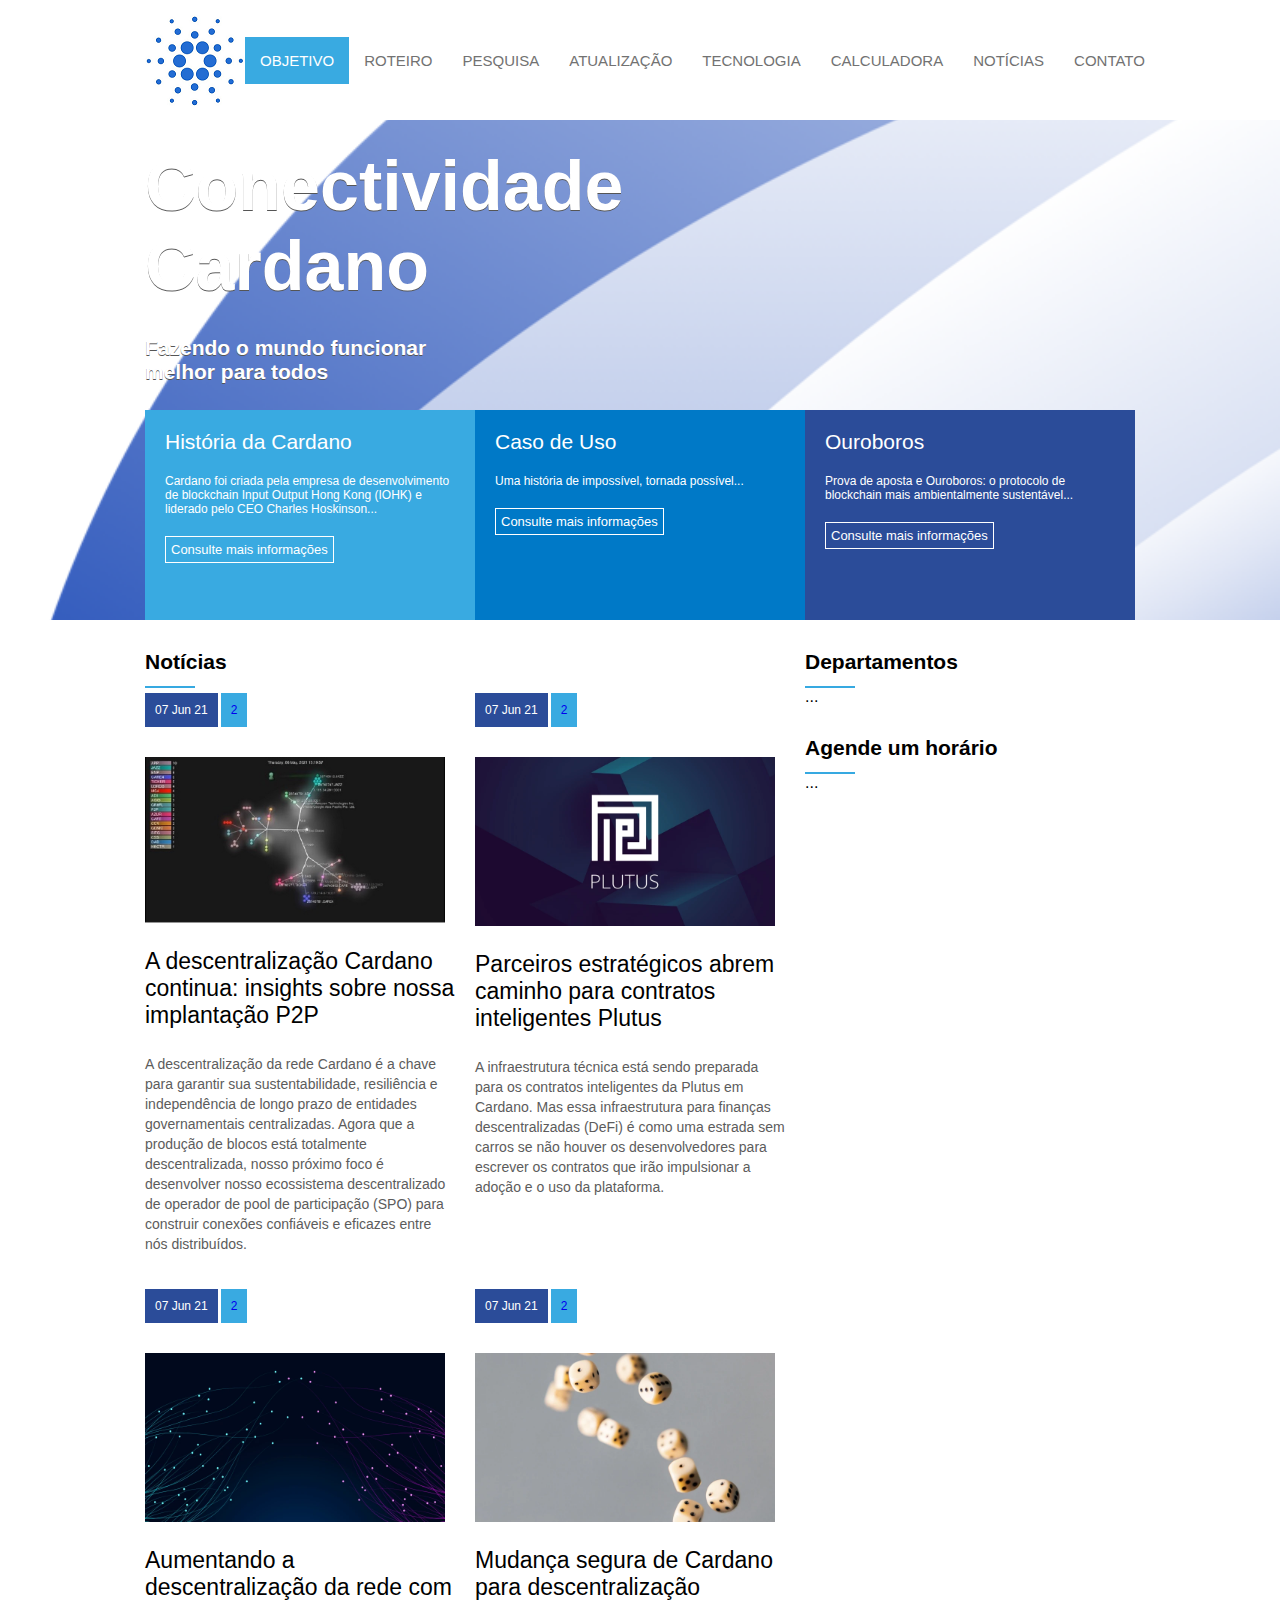
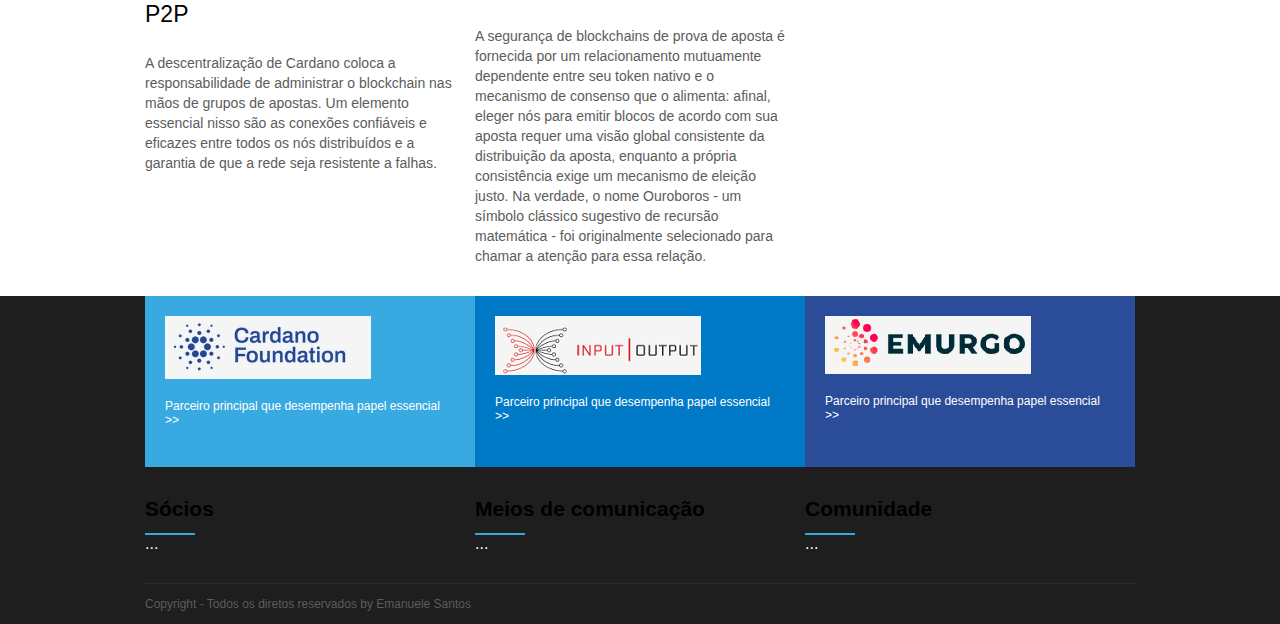
<file: Site/index.html>
<html>
    <head>
        <meta charset="UTF-8"/>
        <meta name="viewport" content="width=device-width,user-scalabre=0" />

        <link rel="stylesheet" type="text/css" href="assets/css/template.css" />
        <title>Conectividade</title>

    </head>
        <body>
       <header>
<div class="container">
    <div class="logo">
        <a href=""><img src="assets/images/logo.jpg"></a>
    </div>
    <div class="menu">
        <nav>
            <div class="menuMobile">
                <div class="mm_line"></div>
                <div class="mm_line"></div>
                <div class="mm_line"></div>
            </div>
            <ul>
                <li class="active a"><a href="">Objetivo</a></li>
                <li><a href="">Roteiro</a></li>
                <li><a href="">Pesquisa</a></li>
                <li><a href="">Atualização</a></li>
                <li><a href="">Tecnologia</a></li>
                <li><a href="">Calculadora</a></li>
                <li><a href="">Notícias</a></li>
                <li><a href="">Contato</a></li>
            </ul>
        </nav>
    </div>
</div>
</header>    

<section id="banner">
    <div class="container column">
        <div class="banner_headline">
            <h1>Conectividade Cardano</h1>
            <h2>Fazendo o mundo funcionar melhor para todos</h2>
        </div>
        <div class="banner_options">
           <div class="banner1">
                <div class="banner_title">História da Cardano</div>
                <div class="banner_desc">Cardano foi criada pela empresa de desenvolvimento de blockchain Input Output Hong Kong (IOHK) e liderado pelo CEO Charles Hoskinson...</div>
                <a href="">Consulte mais informações</a>
           </div> 
           <div class="banner2">
            <div class="banner_title">Caso de Uso</div>   
            <div class="banner_desc">Uma história de impossível, tornada possível...</div>
            <a href="">Consulte mais informações</a>
        </div> 
        <div class="banner3">
            <div class="banner_title">Ouroboros</div>
            <div class="banner_desc">Prova de aposta e Ouroboros: o protocolo de blockchain mais ambientalmente sustentável...</div>
            <a href="">Consulte mais informações</a>
        </div> 
        </div>
    </div>
</section>


<section id="geral">
    <div class="container">
        <section>
            <div class="widget">
                <div class="widget_title">
                    <div class="widget_title_text">Notícias</div>
                    <div class="widget_title_bar"></div>
                </div>
                <div class="widget_body flex">
                <article>
                    <a href="https://iohk.io/en/blog/posts/2021/05/11/cardano-decentralization-continues/">
                        <div class="news_data">
                        <div class="news_posted_at">07 Jun 21</div>
                        <div class="news_comments">2</div>
                    </div>
                    <div class="news_thumbnail">
                        <img src="assets/images/noticia1.jpg"/>
                    </div>
                    <div class="news_title">
                        A descentralização Cardano continua: insights sobre nossa implantação P2P
                    </div>
                    <div class="news_resume">
                        A descentralização da rede Cardano é a chave para garantir sua sustentabilidade, resiliência e independência de longo prazo de entidades governamentais centralizadas.
                        Agora que a produção de blocos está totalmente descentralizada, nosso próximo foco é desenvolver nosso ecossistema descentralizado de operador de pool de participação (SPO) para construir conexões confiáveis ​​e eficazes entre nós distribuídos.
                    </div>
                </a>
                   </article>
                   <article>
                    <a href="https://iohk.io/en/blog/posts/2021/05/12/developers-add-muscle-to-plutus-smart-contracts-on-cardano-for-defi/">
                        <div class="news_data">
                        <div class="news_posted_at">07 Jun 21</div>
                        <div class="news_comments">2</div>
                    </div>
                    <div class="news_thumbnail">
                        <img src="assets/images/noticia2.jpg"/>
                    </div>
                    <div class="news_title">
                        Parceiros estratégicos abrem caminho para contratos inteligentes Plutus
                    </div>
                    <div class="news_resume">
                        A infraestrutura técnica está sendo preparada para os contratos inteligentes da Plutus em Cardano. Mas essa infraestrutura para finanças descentralizadas (DeFi) 
                        é como uma estrada sem carros se não houver os desenvolvedores para escrever os contratos que irão impulsionar a adoção e o uso da plataforma.
                    </div>
                </a>
                   </article>
                   <article>
                    <a href="https://iohk.io/en/blog/posts/2021/04/06/boosting-network-decentralization-with-p2p/">
                        <div class="news_data">
                        <div class="news_posted_at">07 Jun 21</div>
                        <div class="news_comments">2</div>
                    </div>
                    <div class="news_thumbnail">
                        <img src="assets/images/noticia3.jpg"/>
                    </div>
                    <div class="news_title">
                        Aumentando a descentralização da rede com P2P
                    </div>
                    <div class="news_resume">
                        A descentralização de Cardano coloca a responsabilidade de administrar o blockchain nas mãos de grupos de apostas. 
                        Um elemento essencial nisso são as conexões confiáveis ​​e eficazes entre todos os nós distribuídos e a garantia de que a rede seja resistente a falhas.
                    </div>
                </a>
                   </article>
                   <article>
                    <a href="https://iohk.io/en/blog/posts/2021/03/29/the-secure-transition-to-decentralization/">
                        <div class="news_data">
                        <div class="news_posted_at">07 Jun 21</div>
                        <div class="news_comments">2</div>
                    </div>
                    <div class="news_thumbnail">
                        <img src="assets/images/noticia4.jpg"/>
                    </div>
                    <div class="news_title">
                         Mudança segura de Cardano para descentralização
                    </div>
                    <div class="news_resume">
                        A segurança de blockchains de prova de aposta é fornecida por um relacionamento mutuamente dependente entre seu token nativo e o mecanismo de consenso que o alimenta: afinal, eleger nós para emitir blocos de acordo com sua aposta requer uma visão global consistente da distribuição da aposta, enquanto a própria consistência exige um mecanismo de eleição justo. 
                        Na verdade, o nome Ouroboros - um símbolo clássico sugestivo de recursão matemática - foi originalmente selecionado para chamar a atenção para essa relação.
                    </div>
                </a>
                   </article>
                </div>
            </div>
        </section>
        <aside>
            <div class="widget">
                <div class="widget_title">
                    <div class="widget_title_text">Departamentos</div>
                    <div class="widget_title_bar"></div>
                </div>
                <div class="widget_body">
                    ...
                </div>
            </div>
            <div class="widget">
                <div class="widget_title">
                    <div class="widget_title_text">Agende um horário</div>
                    <div class="widget_title_bar"></div>
                </div>
                <div class="widget_body">
                    ...
                </div>
            </div>

        </aside>
    </div>
</section>
<footer>
    <div class="container flexcolumn">
        <div class="footer_menu">
            <div class="fm1">
                <a href="https://cardano.org/">
                    <div class="img_fundation">
                        <img src="assets/images/Fondation.jpg"/>
                        <div class="footer_links_parceiros">
                            Parceiro principal que desempenha papel essencial >>
                             </div>                        
                    </div>
                  </a>
             </div>
             <div class="fm2">
                <a href="https://cardano.org/partners/?tab=iohk#partners-section">
                    <div class="img_input">
                        <img src="assets/images/input.jpg"/>
                        <div class="footer_links_parceiros">
                            Parceiro principal que desempenha papel essencial >>
                             </div>                        
                    </div>
                   </a>
            </div>
            <div class="fm3">
                <a href="https://cardano.org/partners/?tab=emurgo#partners-section">
                    <div class="img_emurgo">
                        <img src="assets/images/emurgo.jpg"/>
                        <div class="footer_links_parceiros">
                            Parceiro principal que desempenha papel essencial >>
                             </div>                        
                    </div>
                   </a>
            </div>
        </div>
        <div class="footer_area">
            <div class="footer_areaitem">
                <div class="widget">
                    <div class="widget_title">
                        <div class="widget_title_text">Sócios</div>
                        <div class="widget_title_bar"></div>
                    </div>
                    <div class="widget_body">
                        ...
                    </div>
            </div>
            </div>
            <div class="footer_areaitem">
                <div class="widget">
                    <div class="widget_title">
                        <div class="widget_title_text">Meios de comunicação</div>
                        <div class="widget_title_bar"></div>
                    </div>
                    <div class="widget_body">
                        ...
                    </div>
            </div>
            </div>
            <div class="footer_areaitem">
                <div class="widget">
                    <div class="widget_title">
                        <div class="widget_title_text">Comunidade</div>
                        <div class="widget_title_bar"></div>
                    </div>
                    <div class="widget_body">
                        ...
                    </div>
            </div>
        </div>
    </div>
    <div class="footer_copy">
        Copyright - Todos os diretos reservados by Emanuele Santos
    </div>
</footer>











        </body> 
               
  </html>
</file>
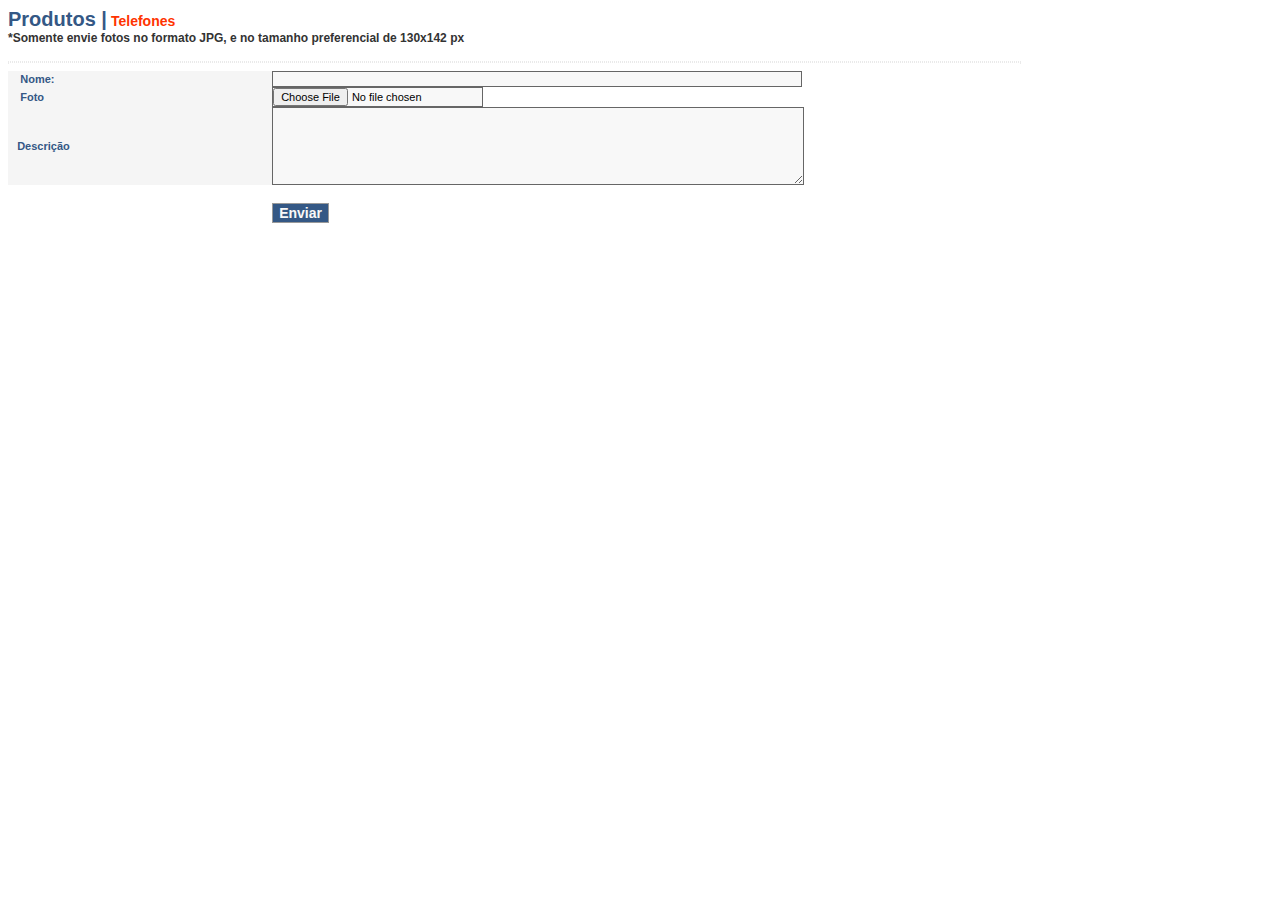
<file: PHP/IncluirFoto/index.html>
<html>

<head>
  <!-- Emanuele Santos | emanuelesanntoss@gmail.com -->
  <title>Envia Produto</title>
  <meta http-equiv="Content-Type" content="text/html; charset=iso-8859-1">
  <style type="text/css">
    <!--
    .style5 {
      font-family: Verdana, Arial, Helvetica, sans-serif;
      font-weight: bold;
      color: #345885;
      font-size: 11px;
    }
    -->
  </style>
  <link href="css.css" rel="stylesheet" type="text/css">
  <style type="text/css">
    <!--
    .style6 {
      font-family: Verdana, Arial, Helvetica, sans-serif;
      font-weight: bold;
      font-size: 20px;
      color: #345885;
    }

    .style7 {
      font-size: 14px;
      font-family: Verdana, Arial, Helvetica, sans-serif;
      font-weight: bold;
      color: #FF3300;
    }

    .style8 {
      color: #333333;
      font-size: 12px;
    }
    -->
  </style>
</head>

<body>
  <p><span class="style6">Produtos |</span> <span class="style7">Telefones <br>
      <span class="style8">*Somente envie fotos no formato JPG, e no tamanho preferencial de 130x142 px</span> </span>
  </p>
  <hr align="left" width="80%" class="regua">
  <form method="POST" action="../postar.php" enctype="multipart/form-data">
    <div align="left">
      <table width="95%" border="0" cellspacing="0" cellpadding="0">
        <tr>
          <td width="22%" bgcolor="#F5F5F5"><span class="style5">&nbsp;&nbsp;&nbsp; Nome:</span></td>
          <td width="78%"><input name="nome" type="text" class="formula" size="80"></td>
        </tr>
        <tr>
          <td bgcolor="#F5F5F5"><span class="style5">&nbsp;&nbsp; &nbsp;Foto</span></td>
          <td><input name="form_imagem" type="file" class="formula" id="form_imagem2" size="45"></td>
        </tr>
        <tr>
          <td bgcolor="#F5F5F5"><span class="style5">&nbsp;&nbsp;&nbsp;Descri&ccedil;&atilde;o</span></td>
          <td><textarea name=msg cols="80" rows="6" class=formula id="textarea2" tabindex=3></textarea></td>
        </tr>
        <tr>
          <td>&nbsp;</td>
          <td><input name="acao" type="hidden" id="acao2" value="enviar">
            <input name="form_url" type="hidden" id="form_url2" value="<? echo $url; ?>">
            <br>
            <input name="Submit" type="submit" class="bt" value="Enviar">
          </td>
        </tr>

      </table>
    </div>
  </form>
</body>

</html>
</file>
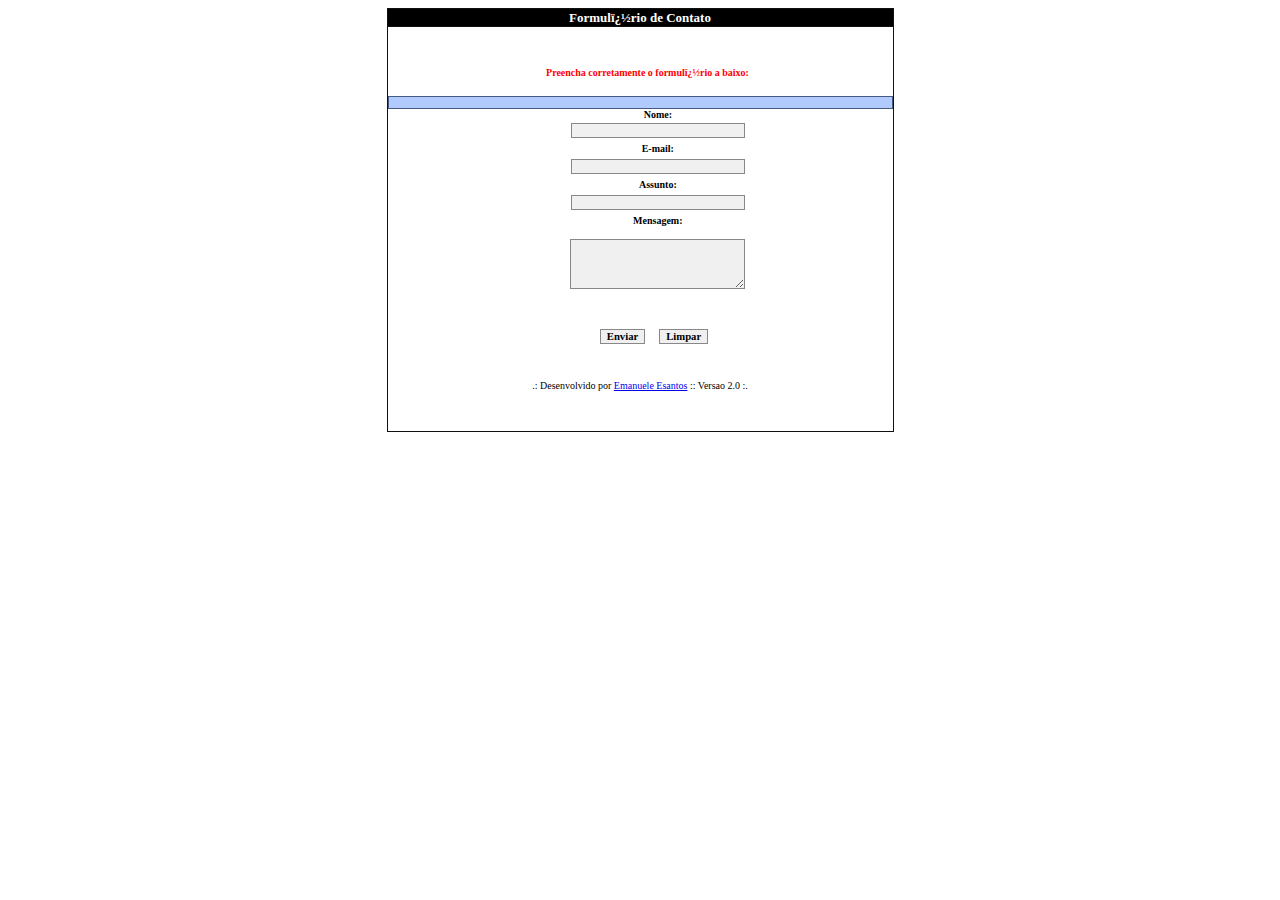
<file: PHP/SimplesCadastro/index.htm>
<HTML>

<HEAD>
  <TITLE>.: Formulario de Contato :.</TITLE>
  <META http-equiv=Content-Type content="text/html; charset=iso-8859-1">
  <STYLE>
    .cellbox {
      BORDER-RIGHT: #888888 1px solid;
      PADDING-RIGHT: 5px;
      BORDER-TOP: #888888 1px solid;
      PADDING-LEFT: 5px;
      PADDING-BOTTOM: 5px;
      BORDER-LEFT: #888888 1px solid;
      PADDING-TOP: 5px;
      BORDER-BOTTOM: #888888 1px solid
    }

    .box-header {
      PADDING-RIGHT: 5px;
      PADDING-LEFT: 5px;
      PADDING-BOTTOM: 5px;
      PADDING-TOP: 5px
    }

    .frm {
      BORDER-RIGHT: #888888 1px solid;
      BORDER-TOP: #888888 1px solid;
      FONT-WEIGHT: bold;
      FONT-SIZE: 8pt;
      BORDER-LEFT: #888888 1px solid;
      BORDER-BOTTOM: #888888 1px solid;
      FONT-FAMILY: Verdana;
      BACKGROUND-COLOR: #f0f0f0
    }

    .frm-on {
      BORDER-RIGHT: rgb(70, 90, 128) 1px solid;
      BORDER-TOP: rgb(70, 90, 128) 1px solid;
      FONT-WEIGHT: bold;
      FONT-SIZE: 8pt;
      BORDER-LEFT: rgb(70, 90, 128) 1px solid;
      COLOR: rgb(70, 90, 128);
      BORDER-BOTTOM: rgb(70, 90, 128) 1px solid;
      FONT-FAMILY: Verdana;
      BACKGROUND-COLOR: rgb(177, 203, 255)
    }

    .text-header {
      FONT-WEIGHT: bold;
      FONT-SIZE: 8pt;
      FONT-FAMILY: Verdana
    }

    .header {
      FONT-WEIGHT: bold;
      FONT-SIZE: 16pt;
      COLOR: rgb(0, 128, 255);
      FONT-FAMILY: Verdana
    }
  </STYLE>

  <SCRIPT language=JavaScript>
< !--
      function SymError() {
        return true;
      }
    window.onerror = SymError;
//-->
  </SCRIPT>

  <SCRIPT>
    function displayText(sText) {
      document.getElementById("displayArea").innerHTML = sText;
    }
  </SCRIPT>

</HEAD>

<BODY>
  <DIV align=center>
    <CENTER>
      <TABLE id=AutoNumber1 style="BORDER-COLLAPSE: collapse" borderColor=#111111 height=424 cellSpacing=0 cellPadding=0
        width=507 border=1>
        <TBODY>
          <TR>
            <TD width=507 bgColor=#000000 height=18>
              <P style="MARGIN-TOP: 0px; MARGIN-BOTTOM: 0px" align=center><b>
                  <font face="Verdana" color="#ffffff" size="2">Formul�rio
                    de Contato</font>
                </b></P>
            </TD>
          </TR>
          <TR>
            <TD align=justify width=507 height=402>
              <P style="MARGIN-TOP: 0px; MARGIN-BOTTOM: 0px" align="center">
                <FONT face=Verdana size=1>&nbsp;&nbsp;&nbsp;&nbsp;&nbsp; <B>
                    <FONT color=#ff0000>Preencha
                      corretamente o formul�rio a baixo:</FONT>
                  </B></FONT>
              </P>
              <P style="MARGIN-TOP: 0px; MARGIN-BOTTOM: 0px">
                <FONT face=Verdana size=1></FONT>&nbsp;
              </P>
              <P style="MARGIN-TOP: 0px; MARGIN-BOTTOM: 0px" align=center>
              <FORM style="MARGIN: 0px; WORD-SPACING: 0px" name=form action=enviar.php method=post>
                <DIV align=center>
                  <CENTER>
                    <TABLE id=AutoNumber1 style="BORDER-COLLAPSE: collapse" borderColor=#111111 height=200 cellSpacing=0
                      cellPadding=0 width=328 border=0>
                      <TBODY>
                        <TR>
                          <TD width=35 height=10>
                          </TD>
                          <TD width=287 height=10 align="center">
                            <P style="MARGIN-TOP: 0px; MARGIN-BOTTOM: 0px">
                              <font face="Verdana" size="1"><b>Nome:</b></font>
                            </P>
                          </TD>
                        </TR>
                        <tr>
                          <TD width=35 height=12>
                          </TD>
                          <TD width=287 height=12 align="center">
                            <SPAN class=box-header>
                              <font face="Verdana" size="1"><b><INPUT class=frm
                                    onblur="this.className='frm'; displayText('&nbsp;');"
                                    onfocus="this.className='frm-on'; displayText('&nbsp;Digite seu Nome');"
                                    maxLength=60 size=25 name=nome></b></font>
                            </SPAN>
                          </TD>
                        </tr>
                        <tr>
                          <TD width=35 height=13>
                          </TD>
                          <TD width=287 height=13 align="center">
                            <SPAN class=box-header>
                              <font face="Verdana" size="1"><b>E-mail:</b></font>
                            </SPAN>
                          </TD>
                        </tr>
                        <TR>
                          <TD width=35 height=13>
                          </TD>
                          <TD width=287 height=13 align="center">
                            <P style="MARGIN-TOP: 0px; MARGIN-BOTTOM: 0px"><SPAN class=box-header>
                                <font face="Verdana" size="1"><b><INPUT class=frm
                                      onblur="this.className='frm'; displayText('&nbsp;');"
                                      onfocus="this.className='frm-on'; displayText('&nbsp;Digite seu e-mail, ex: user@user.com.br');"
                                      maxLength=100 size=25 name=email></b></font>
                              </SPAN></P>
                          </TD>
                        </TR>
                        <tr>
                          <TD width=35 height=12>
                          </TD>
                          <TD width=287 height=12 align="center">
                            <SPAN class=box-header>
                              <font face="Verdana" size="1"><b>Assunto:</b></font>
                            </SPAN>
                          </TD>
                        </tr>
                        <TR>
                          <TD width=35 height=18>
                          </TD>
                          <TD width=287 height=18 align="center">
                            <P style="MARGIN-TOP: 0px; MARGIN-BOTTOM: 0px"><SPAN class=box-header>
                                <font face="Verdana" size="1"><b><INPUT class=frm
                                      onblur="this.className='frm'; displayText('&nbsp;');"
                                      onfocus="this.className='frm-on'; displayText('&nbsp;Digite seu assunto');"
                                      maxLength=60 size=25 name=assunto></b></font>
                              </SPAN></P>
                          </TD>
                        </TR>
                        <tr>
                          <TD width=35 height=7>
                          </TD>
                          <TD width=287 height=7 align="center">
                            <SPAN class=box-header>
                              <font face="Verdana" size="1"><b>Mensagem:</b></font>
                            </SPAN>
                          </TD>
                        </tr>
                        <TR>
                          <TD width=35 height=34>
                          </TD>
                          <TD width=287 height=34 align="center">
                            <P style="MARGIN-TOP: 0px; MARGIN-BOTTOM: 0px">
                              <FONT face=Verdana size=1><br><textarea class=frm
                                  onblur="this.className='frm'; displayText('&nbsp;');"
                                  onfocus="this.className='frm-on'; displayText('&nbsp;Digite sua mensagem');"
                                  name=mensagem rows="4" cols="25"></textarea></FONT>
                            </P>
                          </TD>
                        </TR>
                        <TR>
                          <TD width=35 height=9>
                            <P style="MARGIN-TOP: 0px; MARGIN-BOTTOM: 0px">&nbsp;</P>
                          </TD>
                          <TD width=287 height=9>
                            <P style="MARGIN-TOP: 0px; MARGIN-BOTTOM: 0px">
                              <FONT face=Verdana size=1></FONT>&nbsp;
                            </P>
                          </TD>
                        </TR>
                        <DIV class=frm-on id=displayArea>&nbsp;</DIV>
                        <TR>
                          <TD width=328 colSpan=2 height=73>
                            <P style="MARGIN-TOP: 0px; MARGIN-BOTTOM: 0px" align=center><SPAN
                                class=box-header>&nbsp;&nbsp;&nbsp;&nbsp;&nbsp;&nbsp; <INPUT class=frm
                                  onmouseover="this.className='frm-on';" onmouseout="this.className='frm';" type=submit
                                  value=Enviar></SPAN>
                              <FONT face=Verdana> </FONT><SPAN class=box-header><INPUT class=frm
                                  onmouseover="this.className='frm-on';" onmouseout="this.className='frm';" type=reset
                                  value=Limpar></SPAN>
                            <P style="MARGIN-TOP: 0px; MARGIN-BOTTOM: 0px" align=center><SPAN class=box-header>
                                <FONT style="FONT-SIZE: 3pt" face=Verdana></FONT>
                              </SPAN>&nbsp;
                            <P style="MARGIN-TOP: 0px; MARGIN-BOTTOM: 0px" align=center>
                          </TD>
                        </TR>
                        <tr>
                          <TD width=328 colSpan=2 height=11>
                            <p align="center">
                              <font face="Verdana" size="1">.: Desenvolvido por <a
                                  href="mailto:emanuelesanntoss@gmail.com">Emanuele
                                  Esantos</a> :: Versao 2.0 :.</font>
                          </TD>
                        </tr>
                      </TBODY>
                    </TABLE>
                  </CENTER>
                </DIV>
              </FORM>
            </TD>
          </TR>
        </TBODY>
      </TABLE>
    </CENTER>
  </DIV>
</BODY>

</HTML>
</file>
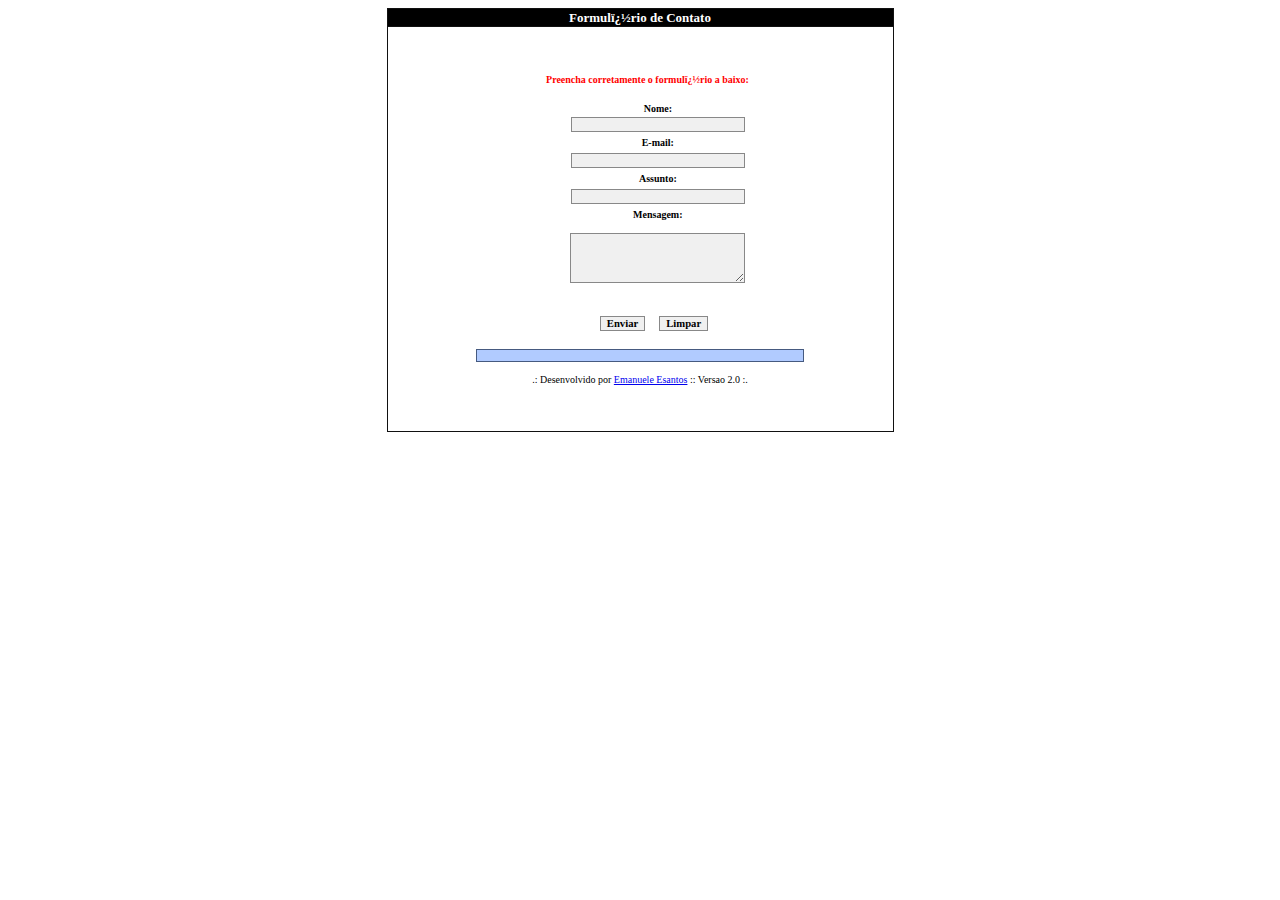
<file: PHP/Sistema-formulario/index.htm>
<HTML>

<HEAD>
  <TITLE>.: Formulario de Contato :.</TITLE>
  <META http-equiv=Content-Type content="text/html; charset=iso-8859-1">
  <STYLE>
    .cellbox {
      BORDER-RIGHT: #888888 1px solid;
      PADDING-RIGHT: 5px;
      BORDER-TOP: #888888 1px solid;
      PADDING-LEFT: 5px;
      PADDING-BOTTOM: 5px;
      BORDER-LEFT: #888888 1px solid;
      PADDING-TOP: 5px;
      BORDER-BOTTOM: #888888 1px solid
    }

    .box-header {
      PADDING-RIGHT: 5px;
      PADDING-LEFT: 5px;
      PADDING-BOTTOM: 5px;
      PADDING-TOP: 5px
    }

    .frm {
      BORDER-RIGHT: #888888 1px solid;
      BORDER-TOP: #888888 1px solid;
      FONT-WEIGHT: bold;
      FONT-SIZE: 8pt;
      BORDER-LEFT: #888888 1px solid;
      BORDER-BOTTOM: #888888 1px solid;
      FONT-FAMILY: Verdana;
      BACKGROUND-COLOR: #f0f0f0
    }

    .frm-on {
      BORDER-RIGHT: rgb(70, 90, 128) 1px solid;
      BORDER-TOP: rgb(70, 90, 128) 1px solid;
      FONT-WEIGHT: bold;
      FONT-SIZE: 8pt;
      BORDER-LEFT: rgb(70, 90, 128) 1px solid;
      COLOR: rgb(70, 90, 128);
      BORDER-BOTTOM: rgb(70, 90, 128) 1px solid;
      FONT-FAMILY: Verdana;
      BACKGROUND-COLOR: rgb(177, 203, 255)
    }

    .text-header {
      FONT-WEIGHT: bold;
      FONT-SIZE: 8pt;
      FONT-FAMILY: Verdana
    }

    .header {
      FONT-WEIGHT: bold;
      FONT-SIZE: 16pt;
      COLOR: rgb(0, 128, 255);
      FONT-FAMILY: Verdana
    }
  </STYLE>

  <SCRIPT language=JavaScript>
< !--
      function SymError() {
        return true;
      }
    window.onerror = SymError;
//-->
  </SCRIPT>

  <SCRIPT>
    function displayText(sText) {
      document.getElementById("displayArea").innerHTML = sText;
    }
  </SCRIPT>

</HEAD>

<BODY>
  <DIV align=center>
    <CENTER>
      <TABLE id=AutoNumber1 style="BORDER-COLLAPSE: collapse" borderColor=#111111 height=424 cellSpacing=0 cellPadding=0
        width=507 border=1>
        <TBODY>
          <TR>
            <TD width=507 bgColor=#000000 height=18>
              <P style="MARGIN-TOP: 0px; MARGIN-BOTTOM: 0px" align=center><b>
                  <font face="Verdana" color="#ffffff" size="2">Formul�rio
                    de Contato</font>
                </b></P>
            </TD>
          </TR>
          <TR>
            <TD align=justify width=507 height=402>
              <P style="MARGIN-TOP: 0px; MARGIN-BOTTOM: 0px" align="center">
                <FONT face=Verdana size=1>&nbsp;&nbsp;&nbsp;&nbsp;&nbsp; <B>
                    <FONT color=#ff0000>Preencha
                      corretamente o formul�rio a baixo:</FONT>
                  </B></FONT>
              </P>
              <P style="MARGIN-TOP: 0px; MARGIN-BOTTOM: 0px">
                <FONT face=Verdana size=1></FONT>&nbsp;
              </P>
              <P style="MARGIN-TOP: 0px; MARGIN-BOTTOM: 0px" align=center>
              <FORM style="MARGIN: 0px; WORD-SPACING: 0px" name=form action=enviar.php method=post>
                <DIV align=center>
                  <CENTER>
                    <TABLE id=AutoNumber1 style="BORDER-COLLAPSE: collapse" borderColor=#111111 height=200 cellSpacing=0
                      cellPadding=0 width=328 border=0>
                      <TBODY>
                        <TR>
                          <TD width=35 height=10>
                          </TD>
                          <TD width=287 height=10 align="center">
                            <P style="MARGIN-TOP: 0px; MARGIN-BOTTOM: 0px">
                              <font face="Verdana" size="1"><b>Nome:</b></font>
                            </P>
                          </TD>
                        </TR>
                        <tr>
                          <TD width=35 height=12>
                          </TD>
                          <TD width=287 height=12 align="center">
                            <SPAN class=box-header>
                              <font face="Verdana" size="1"><b><INPUT class=frm
                                    onblur="this.className='frm'; displayText('&nbsp;');"
                                    onfocus="this.className='frm-on'; displayText('&nbsp;Digite seu Nome');"
                                    maxLength=60 size=25 name=nome></b></font>
                            </SPAN>
                          </TD>
                        </tr>
                        <tr>
                          <TD width=35 height=13>
                          </TD>
                          <TD width=287 height=13 align="center">
                            <SPAN class=box-header>
                              <font face="Verdana" size="1"><b>E-mail:</b></font>
                            </SPAN>
                          </TD>
                        </tr>
                        <TR>
                          <TD width=35 height=13>
                          </TD>
                          <TD width=287 height=13 align="center">
                            <P style="MARGIN-TOP: 0px; MARGIN-BOTTOM: 0px"><SPAN class=box-header>
                                <font face="Verdana" size="1"><b><INPUT class=frm
                                      onblur="this.className='frm'; displayText('&nbsp;');"
                                      onfocus="this.className='frm-on'; displayText('&nbsp;Digite seu e-mail, ex: user@user.com.br');"
                                      maxLength=100 size=25 name=email></b></font>
                              </SPAN></P>
                          </TD>
                        </TR>
                        <tr>
                          <TD width=35 height=12>
                          </TD>
                          <TD width=287 height=12 align="center">
                            <SPAN class=box-header>
                              <font face="Verdana" size="1"><b>Assunto:</b></font>
                            </SPAN>
                          </TD>
                        </tr>
                        <TR>
                          <TD width=35 height=18>
                          </TD>
                          <TD width=287 height=18 align="center">
                            <P style="MARGIN-TOP: 0px; MARGIN-BOTTOM: 0px"><SPAN class=box-header>
                                <font face="Verdana" size="1"><b><INPUT class=frm
                                      onblur="this.className='frm'; displayText('&nbsp;');"
                                      onfocus="this.className='frm-on'; displayText('&nbsp;Digite seu assunto');"
                                      maxLength=60 size=25 name=assunto></b></font>
                              </SPAN></P>
                          </TD>
                        </TR>
                        <tr>
                          <TD width=35 height=7>
                          </TD>
                          <TD width=287 height=7 align="center">
                            <SPAN class=box-header>
                              <font face="Verdana" size="1"><b>Mensagem:</b></font>
                            </SPAN>
                          </TD>
                        </tr>
                        <TR>
                          <TD width=35 height=34>
                          </TD>
                          <TD width=287 height=34 align="center">
                            <P style="MARGIN-TOP: 0px; MARGIN-BOTTOM: 0px">
                              <FONT face=Verdana size=1><br><textarea class=frm
                                  onblur="this.className='frm'; displayText('&nbsp;');"
                                  onfocus="this.className='frm-on'; displayText('&nbsp;Digite sua mensagem');"
                                  name=mensagem rows="4" cols="25"></textarea></FONT>
                            </P>
                          </TD>
                        </TR>
                        <TR>
                          <TD width=35 height=9>
                            <P style="MARGIN-TOP: 0px; MARGIN-BOTTOM: 0px">&nbsp;</P>
                          </TD>
                          <TD width=287 height=9>
                            <P style="MARGIN-TOP: 0px; MARGIN-BOTTOM: 0px">
                              <FONT face=Verdana size=1></FONT>&nbsp;
                            </P>
                          </TD>
                        </TR>
                        <TR>
                          <TD width=328 colSpan=2 height=73>
                            <P style="MARGIN-TOP: 0px; MARGIN-BOTTOM: 0px" align=center><SPAN
                                class=box-header>&nbsp;&nbsp;&nbsp;&nbsp;&nbsp;&nbsp; <INPUT class=frm
                                  onmouseover="this.className='frm-on';" onmouseout="this.className='frm';" type=submit
                                  value=Enviar></SPAN>
                              <FONT face=Verdana> </FONT><SPAN class=box-header><INPUT class=frm
                                  onmouseover="this.className='frm-on';" onmouseout="this.className='frm';" type=reset
                                  value=Limpar></SPAN>
                            <P style="MARGIN-TOP: 0px; MARGIN-BOTTOM: 0px" align=center><SPAN class=box-header>
                                <FONT style="FONT-SIZE: 3pt" face=Verdana></FONT>
                              </SPAN>&nbsp;
                            <P style="MARGIN-TOP: 0px; MARGIN-BOTTOM: 0px" align=center>
                            <DIV class=frm-on id=displayArea>&nbsp;</DIV>
                          </TD>
                        </TR>
                        <tr>
                          <TD width=328 colSpan=2 height=11>
                            <p align="center">
                              <font face="Verdana" size="1">.: Desenvolvido por <a
                                  href="mailto:emanuelesanntoss@gmail.com">Emanuele
                                  Esantos</a> :: Versao 2.0 :.</font>
                          </TD>
                        </tr>
                      </TBODY>
                    </TABLE>
                  </CENTER>
                </DIV>
              </FORM>
            </TD>
          </TR>
        </TBODY>
      </TABLE>
    </CENTER>
  </DIV>
</BODY>

</HTML>
</file>
<file: Site/assets/css/template.css>
* {
    font-family:Arial;
}

body {
    margin:0;
    padding:0;
}
header {
    display: flex;
    justify-content: center;
    height: 120px;
}
.container {
display:flex;
justify-content: space-between;
width: 990px;

}

.logo {
    display: flex;
    align-items:center;
}
.menu{
    display: flex;
    align-items: center;
    flex-direction: column;
    justify-content: center;
    text-transform:capitalize; 
    font-size: 15px; 
      
}
nav ul,
nav li{
    list-style: none;
    margin:0;
    padding:0;
}
nav ul{
    display:flex;
}
nav a{
    display:block;
    padding: 15px;
    text-decoration:none;
    text-transform:uppercase;
    color: #727272;
    font-family: arial;
}
nav .active a,
nav a:hover{
    background-color: #39aae1;
    color:#ffffff;
}
#banner {
    display: flex;
    justify-content: center;
    background-image:url('../images/banner.jpg');
    background-position:center;
    background-size:cover;
    height:500px;
}
.column {
    flex-direction: column;
}
.banner_headline {
    flex:1;
    display: flex;
    flex-direction: column;
    justify-content: center;
    }
.banner_headline h1 {
    color:white;
    font-size: 70px;
    text-shadow: 0px 1px 0px #555555;
    margin:0;
    padding:0;
    max-width:350px;
}
.banner_headline  h2 {
    color:white;
    font-size: 21px;
    text-shadow: 0px 1px 0px #555555;
    margin:0;
    padding:0;
    max-width:350px;
    margin-top: 30px;
}

.banner_options {
    height: 210px;
    display: flex;
}   
.banner1,
.banner2,
.banner3 {
    flex:1;
    color: white;
    padding:20px
}
.banner1{
    background-color: #39aae1;
}
.banner2{
    background-color: #0079c7;
}
.banner3{
    background-color: #2b4c99;
}
.banner_title {
    font-size: 21px;
}
.banner_desc {
    font-size: 12px;
    margin-top: 20px;
    margin-bottom: 20px;
}
.banner_options a {
    display:inline-block;
    border:1px solid #FFFFFF;
    padding:5px;
    color:#ffffff;
    font-size:13px;
    text-decoration: none;

}
#geral {
    display: flex;
    justify-content: center;
}
#geral section {
    flex:2;

}
#geral aside {
    flex:1;
}
.widget_title {
    margin-top: 30px;
    margin_bottom: 20px;
}
.widget_title_text {
    color: #000000;
    font-size: 21px;
    font-weight: bold;
}
.widget_title_bar {
    width: 50px;
    height:2px;
    background-color:#36a9e1;
    margin-top: 12px;
}
.flex {
    display: flex;
    flex-wrap: wrap;
}
article {
    flex:1;
    min-width: 300px;
    margin-right: 20px;
}
article a {
    text-decoration: none;
}

article .news_data {
    display:flex;
    margin-top: 5px;
}
article .news_posted_at {
    background-color: #2b4c99;
    color:#FFFFFF;
    font-size:12px;
    padding: 10px;
    margin-right:3px;
}
article .news_comments {
    background-color: #39aae1;
    font-size:12px;
    padding: 10px;
    margin-right:3px;
}
article .news_thumbnail {
    margin-top: 30px;
}
article .news_thumbnail img {
    width:300px;
    height:auto;
}
article .news_title {
margin-top:25px;
margin-bottom: 25px;
color: #000000;
font-size: 23px;
}
article .news_resume {
    color: #5c5c5c;
    line-height: 20px;
    font-size: 14px;
    margin-bottom: 30px;
}
footer {
    background-color: #1e1e1e;
    display:flex;
    justify-content:center;
}
.footer_menu{
    display: flex;
    
}
.fm1, .fm2, .fm3 {
    flex: 1;
    color:#FFFFFF;
    }
.fm1{
    background-color: #39aae1;
}
.fm2{
    background-color: #0079c7;
}
.fm3{
    background-color: #2b4c99;
}
.footer_menu a {
    display: block;
    text-decoration: none;
    padding: 20px;
}
.footer_links_parceiros {
    font-size: 12px;
    margin-top: 20px;
    margin-bottom: 20px;
    color: white;
}
.footer_area {
    display: flex;    
}
.footer_areaitem {
    flex:1;
    color:#FFFFFF;
}
.flexColumn{
    flex-direction: column;
}
.footer widget_title_text {
    color: #FFFFFF;
}
.footer_copy {
    border-top:1px solid #2c2c2c;
    height: 40px;
    line-height: 40px;
    color: #5c5c5c;
    font-size: 12px;
    margin-top:30px;
}

.menuMobile {
    display: none;
    width: 40px;
    height: 40px;
    margin-top: 40px;
    margin-bottom: 40px;
    margin-right: 20px;
}
.mm_line {
    height:3px;
    background-color: #39aae1;
}

@media (max-width:600px){
    .banner_headline {
        padding: 20px;
    }
    .banner_headline h1 {
        font-size:55px;
    }
    .banner_headline h2 {
        font-size:17px;
    }
    .banner_options {
        height: auto;
        flex-direction: column;
    }
    .container {
        flex-direction: column;
    }
    #geral section {
        padding:20px;
    }
    #geral aside {
        padding:20px;    
    }
    .footer_menu {
        flex-direction: column;
    }
   .footer_area {
       flex-direction: column;
       padding: 20px;
   }
   .footer_copy {
       padding-left: 20px;
   }
   header .container {
       flex-direction: row;
   }
   nav ul {
       flex-direction: column;
       display: none;
   }
   header {
       height: auto;
   }
   .logo {
       padding-left: 20px;
   }
   .menuMobile {
       display: flex;
       flex-direction: column;
       justify-content: space-around;
   }
}
</file>
<file: PHP/IncluirFoto/css.css>
.tabela {
	font-family: Verdana, Arial, Helvetica, sans-serif;
	font-size: 9px;
	border: 1pt solid #E9E9E9;
}
.tit {
	font-family: Verdana, Arial, Helvetica, sans-serif;
	font-size: 11px;
	font-style: normal;
	font-weight: bold;
	color: #345885;
}
.msg {
	font-family: Verdana, Arial, Helvetica, sans-serif;
	font-size: 10px;
	font-style: normal;
	font-weight: normal;
	color: #666666;
}
.formula {
	font-family: Verdana, Arial, Helvetica, sans-serif;
	font-size: 11px;
	font-style: normal;
	font-variant: normal;
	background-color: #F8F8F8;
	border: 1pt solid #666666;
}
.regua {
	border: 1pt dotted #EAEAEA;
}
.bt {
	font-family: Verdana, Arial, Helvetica, sans-serif;
	font-size: 14px;
	font-weight: bold;
	color: #F8F8F8;
	background-color: #345885;
	border: 1pt solid #999999;
}
</file>
